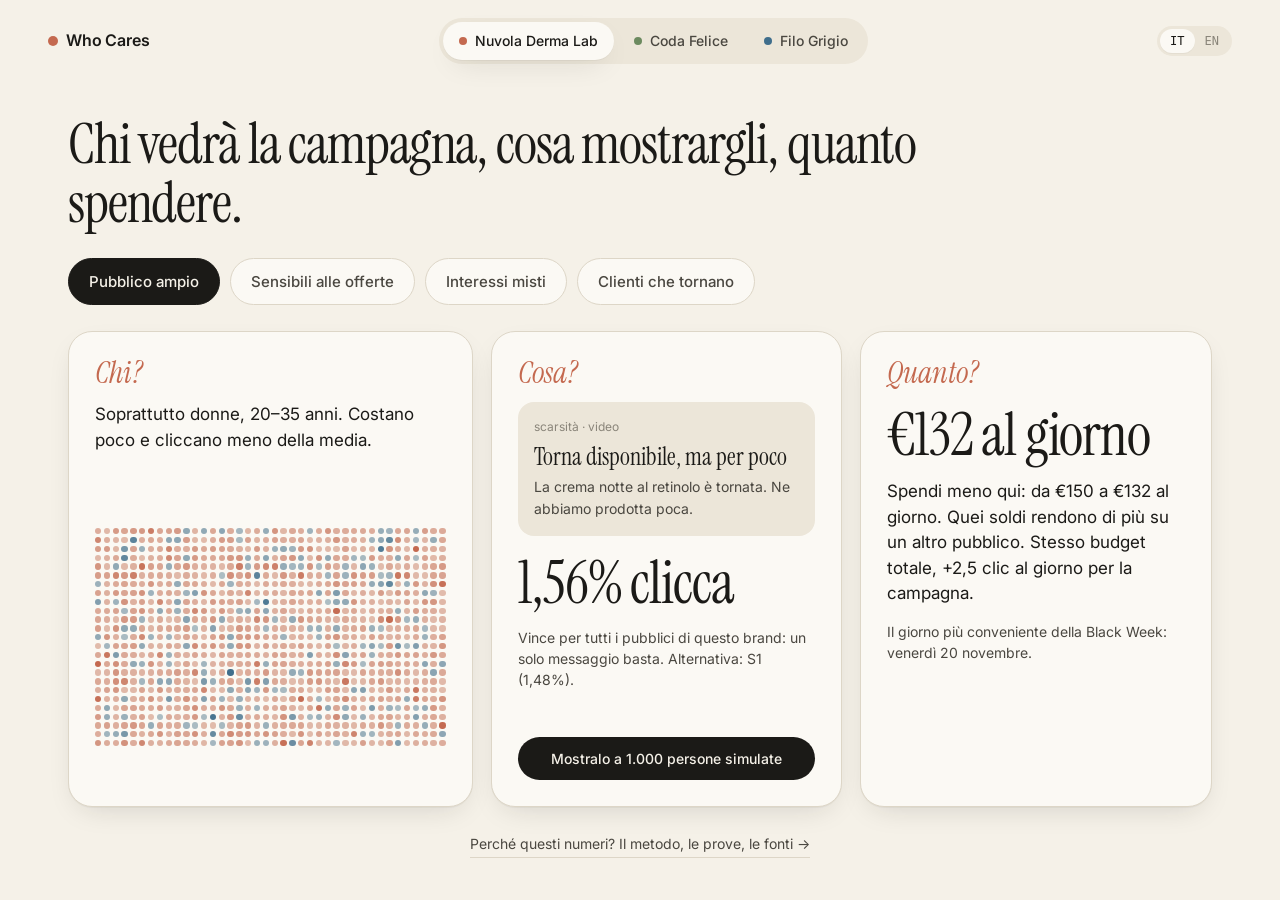
<file: web/index.html>
<!doctype html>
<html lang="it">
<head>
<meta charset="utf-8">
<meta name="viewport" content="width=device-width, initial-scale=1">
<title>Who Cares</title>
<meta name="description" content="Chi vedrà la campagna, cosa mostrargli, quanto spendere. Prima di spendere.">
<link rel="preconnect" href="https://fonts.googleapis.com">
<link rel="preconnect" href="https://fonts.gstatic.com" crossorigin>
<link href="https://fonts.googleapis.com/css2?family=Instrument+Serif:ital@0;1&family=Inter:wght@400;500;600&display=swap" rel="stylesheet">
<link rel="stylesheet" href="styles.css">
<link rel="stylesheet" href="simple.css">
</head>
<body class="v2">
<header class="bar">
  <span class="mark"><i></i>Who Cares</span>
  <div class="brands" id="brands"></div>
  <div class="lang" id="lang"><button data-l="it">IT</button><button data-l="en">EN</button></div>
</header>

<main class="one">
  <h1 id="q"></h1>
  <div class="targets" id="targets" role="tablist"></div>

  <section class="cols">
    <article class="col" id="chi">
      <p class="step" data-t="chi"></p>
      <p class="say" id="chiSay"></p>
      <div class="crowd" id="people"></div>
      <p class="hint" id="crowdOut"></p>
    </article>

    <article class="col" id="cosa">
      <p class="step" data-t="cosa"></p>
      <div class="ad" id="ad"></div>
      <p class="big" id="ctr"></p>
      <p class="say small" id="cosaSay"></p>
      <button class="go" id="try"></button>
    </article>

    <article class="col" id="quanto">
      <p class="step" data-t="quanto"></p>
      <p class="big" id="budget"></p>
      <p class="say" id="quantoSay"></p>
      <p class="say small" id="when"></p>
    </article>
  </section>

  <a class="why" href="dettagli.html" id="why"></a>
</main>

<script src="data.js"></script>
<script src="simple.js"></script>
</body>
</html>
</file>
<file: web/styles.css>
:root {
  --paper: #f5f1e8;
  --paper-2: #ece6d9;
  --card: #fbf9f4;
  --ink: #1b1a17;
  --ink-2: #4a4740;
  --ink-3: #8a857a;
  --line: #ddd6c7;
  --women: #c4694f;      /* clay */
  --men: #3f6e8c;        /* slate blue */
  --sage: #6c8a5f;
  --butter: #e9c46a;
  --band: rgba(27, 26, 23, 0.08);
  --accent: #c4694f;
  --good: #4f7a4a;
  --warn: #b5832a;
  --shadow: 0 1px 0 rgba(27,26,23,.04), 0 10px 30px -12px rgba(27,26,23,.18);
  --radius: 22px;
  --serif: "Instrument Serif", "Iowan Old Style", Georgia, serif;
  --sans: "Inter", -apple-system, BlinkMacSystemFont, "Segoe UI", sans-serif;
  --mono: "JetBrains Mono", ui-monospace, Menlo, monospace;
}
@media (prefers-color-scheme: dark) {
  :root:not([data-theme="light"]) {
    --paper: #151412; --paper-2: #1d1c19; --card: #1f1e1b; --ink: #f1ede4; --ink-2: #c3bdb0; --ink-3: #8b8578;
    --line: #34322d; --band: rgba(241, 237, 228, 0.10); --women: #e08a6f; --men: #7fa8c4; --sage: #93b086; --butter: #e9c46a;
    --shadow: 0 1px 0 rgba(0,0,0,.2), 0 16px 40px -18px rgba(0,0,0,.6);
  }
}
:root[data-theme="dark"] {
  --paper: #151412; --paper-2: #1d1c19; --card: #1f1e1b; --ink: #f1ede4; --ink-2: #c3bdb0; --ink-3: #8b8578;
  --line: #34322d; --band: rgba(241, 237, 228, 0.10); --women: #e08a6f; --men: #7fa8c4; --sage: #93b086; --butter: #e9c46a;
  --shadow: 0 1px 0 rgba(0,0,0,.2), 0 16px 40px -18px rgba(0,0,0,.6);
}

* { box-sizing: border-box; }
html { scroll-behavior: smooth; }
body { margin: 0; background: var(--paper); color: var(--ink); font: 16px/1.55 var(--sans); -webkit-font-smoothing: antialiased; overflow-x: hidden; }
em { font-family: var(--serif); font-style: italic; font-weight: 400; }
code { font-family: var(--mono); font-size: .85em; background: var(--paper-2); padding: .1em .4em; border-radius: 6px; }
a { color: inherit; }
button { font: inherit; color: inherit; cursor: pointer; }

/* nav */
.nav { position: fixed; inset: 0 0 auto 0; z-index: 50; display: flex; align-items: center; gap: 24px; padding: 14px clamp(16px, 4vw, 48px);
  background: color-mix(in srgb, var(--paper) 78%, transparent); backdrop-filter: saturate(1.4) blur(18px); -webkit-backdrop-filter: saturate(1.4) blur(18px);
  border-bottom: 1px solid transparent; transition: border-color .3s; }
.nav.scrolled { border-bottom-color: var(--line); }
.brandmark { display: flex; align-items: baseline; gap: 8px; text-decoration: none; font-weight: 600; letter-spacing: -.01em; }
.brandmark em { font-size: 1.15em; color: var(--ink-2); }
.brandmark .dot { width: 10px; height: 10px; border-radius: 50%; background: var(--accent); align-self: center; transition: background .4s; }
.links { display: flex; gap: 22px; margin-left: auto; font-size: 14px; }
.links a { text-decoration: none; color: var(--ink-2); transition: color .2s; }
.links a:hover { color: var(--ink); }
.theme { width: 34px; height: 34px; border-radius: 50%; border: 1px solid var(--line); background: var(--card); display: grid; place-items: center; }
.theme span { width: 14px; height: 14px; border-radius: 50%; background: linear-gradient(90deg, var(--ink) 50%, transparent 50%); border: 1.5px solid var(--ink); }

/* hero */
.hero { position: relative; min-height: 100vh; display: grid; align-items: center; padding: 120px clamp(16px, 6vw, 96px) 80px; overflow: hidden; }
#crowd { position: absolute; inset: 0; width: 100%; height: 100%; }
.hero-copy { position: relative; max-width: 760px; }
.kicker { font: 500 12px/1 var(--mono); letter-spacing: .08em; text-transform: uppercase; color: var(--ink-3); margin: 0 0 18px; }
h1 { font: 400 clamp(48px, 8.4vw, 120px)/.95 var(--serif); letter-spacing: -.025em; margin: 0 0 28px; }
h1 em { color: var(--accent); transition: color .4s; }
.lede { font-size: clamp(17px, 1.6vw, 20px); color: var(--ink-2); max-width: 600px; margin: 0 0 40px; }
.hero-stats { display: grid; grid-template-columns: repeat(4, minmax(0, 1fr)); gap: 14px; width: min(920px, calc(100vw - 32px)); }
.stat { background: color-mix(in srgb, var(--card) 85%, transparent); backdrop-filter: blur(8px); border: 1px solid var(--line); border-radius: 18px; padding: 16px 20px; min-width: 0; }
.stat b { display: block; font: 400 38px/1 var(--serif); letter-spacing: -.02em; }
.stat span { font-size: 13px; color: var(--ink-3); }
.scroll-hint { position: absolute; bottom: 28px; left: 50%; transform: translateX(-50%); font: 11px var(--mono); letter-spacing: .2em; text-transform: uppercase; color: var(--ink-3); animation: float 2.4s ease-in-out infinite; }
@keyframes float { 50% { transform: translate(-50%, 6px); } }

/* switcher */
.switcher-wrap { position: sticky; top: 62px; z-index: 40; display: flex; justify-content: center; padding: 10px 16px; pointer-events: none; }
.switcher { pointer-events: auto; display: inline-flex; gap: 4px; padding: 5px; border-radius: 999px; background: color-mix(in srgb, var(--card) 88%, transparent);
  backdrop-filter: blur(16px); -webkit-backdrop-filter: blur(16px); border: 1px solid var(--line); box-shadow: var(--shadow); max-width: 100%; overflow-x: auto; }
.switcher button { border: 0; background: transparent; border-radius: 999px; padding: 9px 18px; font-size: 14px; font-weight: 500; color: var(--ink-2); white-space: nowrap; display: flex; align-items: center; gap: 8px; transition: background .25s, color .25s; }
.switcher button i { width: 8px; height: 8px; border-radius: 50%; display: inline-block; }
.switcher button.on { background: var(--ink); color: var(--paper); }

/* sections */
.block { padding: 120px clamp(16px, 6vw, 96px) 40px; max-width: 1360px; margin: 0 auto; }
.section-head { max-width: 820px; margin-bottom: 48px; }
h2 { font: 400 clamp(38px, 5.4vw, 72px)/1 var(--serif); letter-spacing: -.02em; margin: 0 0 20px; }
h3 { font: 400 32px/1.1 var(--serif); margin: 0 0 6px; letter-spacing: -.01em; }
h4 { font-size: 14px; font-weight: 600; margin: 0 0 12px; }
.sub { color: var(--ink-2); font-size: 17px; margin: 0; }
.sub.small { font-size: 14px; }
.card { background: var(--card); border: 1px solid var(--line); border-radius: var(--radius); padding: 24px; box-shadow: var(--shadow); }
.note { font-size: 13px; color: var(--ink-3); margin: 10px 0 0; }
.reveal { opacity: 0; transform: translateY(24px); transition: opacity .8s cubic-bezier(.2,.7,.2,1), transform .8s cubic-bezier(.2,.7,.2,1); }
.reveal.in { opacity: 1; transform: none; }

/* audience cards */
.aud-grid { display: grid; grid-template-columns: repeat(4, minmax(0, 1fr)); gap: 16px; }
@media (max-width: 1280px) { .aud-grid { grid-template-columns: repeat(2, minmax(0, 1fr)); } }
@media (max-width: 640px) { .aud-grid { grid-template-columns: 1fr; } .hero-stats { grid-template-columns: repeat(2, minmax(0, 1fr)); } }
.aud { position: relative; cursor: pointer; transition: transform .35s cubic-bezier(.2,.7,.2,1), border-color .25s; }
.aud:hover { transform: translateY(-4px); }
.aud.sel { border-color: var(--ink); }
.aud .top { display: flex; justify-content: space-between; align-items: center; margin-bottom: 14px; }
.aud .id { font: 500 12px var(--mono); color: var(--ink-3); }
.chip { font-size: 11.5px; font-weight: 500; padding: 4px 10px; border-radius: 999px; background: var(--paper-2); color: var(--ink-2); }
.chip.warm { background: color-mix(in srgb, var(--butter) 35%, transparent); color: var(--ink); }
.aud h3 { font-size: 27px; margin-bottom: 4px; }
.aud .vs { font-size: 13px; color: var(--ink-2); margin: 0 0 16px; min-height: 20px; }
.pyramid { display: grid; grid-template-columns: 1fr 44px 1fr; row-gap: 5px; align-items: center; font: 11px var(--mono); color: var(--ink-3); }
.pyramid .l, .pyramid .r { position: relative; height: 14px; }
.pyramid .bar { position: absolute; top: 0; height: 100%; border-radius: 4px; transition: width .9s cubic-bezier(.2,.7,.2,1); }
.pyramid .l .bar { right: 0; background: var(--women); }
.pyramid .r .bar { left: 0; background: var(--men); }
.pyramid .ghost { position: absolute; top: -1px; height: calc(100% + 2px); border: 1.2px dashed var(--ink-3); border-radius: 4px; opacity: .55; }
.pyramid .l .ghost { right: 0; } .pyramid .r .ghost { left: 0; }
.pyramid .age { text-align: center; }
.pyr-head { display: grid; grid-template-columns: 1fr 44px 1fr; font-size: 11px; color: var(--ink-3); margin-bottom: 6px; }
.pyr-head span:last-child { text-align: right; }
.facts { display: grid; grid-template-columns: 1fr 1fr; gap: 10px; margin-top: 18px; }
.fact { background: var(--paper-2); border-radius: 14px; padding: 10px 12px; }
.fact b { display: block; font: 400 24px/1.1 var(--serif); }
.fact span { font-size: 11.5px; color: var(--ink-3); }
.meter { margin-top: 14px; font-size: 12px; color: var(--ink-3); display: flex; align-items: center; gap: 10px; }
.meter .track { flex: 1; height: 5px; background: var(--paper-2); border-radius: 3px; overflow: hidden; }
.meter .fill { height: 100%; background: var(--ink); border-radius: 3px; transition: width .9s; }
.behav { margin-top: 14px; padding-top: 14px; border-top: 1px solid var(--line); font-size: 13px; color: var(--ink-2); }
.behav b { color: var(--ink); font-weight: 600; }

/* crowd panel */
.crowd-panel { margin-top: 26px; }
.crowd-head { display: flex; justify-content: space-between; align-items: end; gap: 20px; flex-wrap: wrap; margin-bottom: 18px; }
.crowd-legend { display: flex; gap: 16px; font-size: 13px; color: var(--ink-2); flex-wrap: wrap; }
.crowd-legend i { display: inline-block; width: 10px; height: 10px; border-radius: 50%; margin-right: 6px; vertical-align: -1px; }
.crowd-grid { display: grid; grid-template-columns: repeat(25, 1fr); gap: 7px; padding: 24px; background: var(--card); border: 1px solid var(--line); border-radius: var(--radius); }
.person { aspect-ratio: 1; border-radius: 50%; transform: scale(0); transition: transform .5s cubic-bezier(.3,1.6,.5,1), box-shadow .3s, opacity .3s; cursor: pointer; }
.person.in { transform: scale(1); }
.person.dim { opacity: .22; }
.person.clicked { box-shadow: 0 0 0 3px var(--paper), 0 0 0 5px var(--ink); }
.person:hover { transform: scale(1.35); }
.persona { min-height: 52px; margin-top: 14px; font-size: 14px; color: var(--ink-2); }
.persona b { color: var(--ink); }

/* forecast */
.fc-controls { display: flex; justify-content: space-between; gap: 16px; flex-wrap: wrap; margin-bottom: 18px; }
.pills { display: flex; gap: 8px; flex-wrap: wrap; }
.pill { border: 1px solid var(--line); background: var(--card); border-radius: 999px; padding: 8px 14px; font-size: 13.5px; transition: all .2s; }
.pill.on { background: var(--ink); color: var(--paper); border-color: var(--ink); }
.seg { display: inline-flex; background: var(--paper-2); border-radius: 999px; padding: 4px; }
.seg button { border: 0; background: transparent; border-radius: 999px; padding: 7px 16px; font-size: 13.5px; font-weight: 500; color: var(--ink-2); }
.seg button.on { background: var(--card); color: var(--ink); box-shadow: var(--shadow); }
.chart-card { position: relative; background: var(--card); border: 1px solid var(--line); border-radius: var(--radius); padding: 20px 20px 8px; box-shadow: var(--shadow); }
.chart { width: 100%; height: 420px; display: block; overflow: visible; }
.chart.sq { height: 300px; }
.chart text { font: 11px var(--mono); fill: var(--ink-3); }
.chart .grid line { stroke: var(--line); }
.chart .event line { stroke: var(--ink-3); stroke-dasharray: 2 4; }
.chart .event text { fill: var(--ink-2); font-family: var(--sans); font-size: 11.5px; }
.chart-legend { display: flex; gap: 18px; flex-wrap: wrap; font-size: 13px; color: var(--ink-2); margin: 0 0 6px 6px; }
.chart-legend span { display: inline-flex; align-items: center; gap: 7px; cursor: pointer; transition: opacity .2s; }
.chart-legend span.off { opacity: .35; }
.chart-legend i { width: 18px; height: 3px; border-radius: 2px; display: inline-block; }
.tip { position: absolute; pointer-events: none; background: var(--ink); color: var(--paper); font-size: 12.5px; padding: 8px 11px; border-radius: 10px; opacity: 0; transition: opacity .15s; white-space: nowrap; z-index: 5; }
.tip b { font-weight: 600; }
.ad-table { margin-top: 18px; display: grid; grid-template-columns: repeat(auto-fill, minmax(260px, 1fr)); gap: 14px; }
.adrow { background: var(--card); border: 1px solid var(--line); border-radius: 18px; padding: 16px; font-size: 13.5px; }
.adrow .h { display: flex; justify-content: space-between; align-items: center; margin-bottom: 8px; }
.adrow .sw { width: 12px; height: 12px; border-radius: 50%; display: inline-block; margin-right: 8px; vertical-align: -1px; }
.adrow p { margin: 0 0 8px; color: var(--ink-2); }
.adrow .nums { display: flex; gap: 16px; font: 12px var(--mono); color: var(--ink-3); }
.adrow .nums b { color: var(--ink); font-weight: 500; }

/* decide */
.decide-grid { display: grid; grid-template-columns: 1.25fr 1fr; gap: 18px; }
.whatif .row { display: flex; justify-content: space-between; align-items: baseline; gap: 12px; flex-wrap: wrap; }
.whatif select { border: 1px solid var(--line); background: var(--paper-2); border-radius: 12px; padding: 8px 12px; font: inherit; color: var(--ink); }
.big-budget { font: 400 64px/1 var(--serif); letter-spacing: -.02em; margin: 18px 0 4px; }
.big-budget small { font-size: 22px; color: var(--ink-3); }
input[type=range] { -webkit-appearance: none; appearance: none; width: 100%; height: 6px; border-radius: 3px; background: var(--line); margin: 18px 0; }
input[type=range]::-webkit-slider-thumb { -webkit-appearance: none; width: 26px; height: 26px; border-radius: 50%; background: var(--card); border: 2px solid var(--ink); box-shadow: var(--shadow); cursor: grab; }
input[type=range]::-moz-range-thumb { width: 22px; height: 22px; border-radius: 50%; background: var(--card); border: 2px solid var(--ink); cursor: grab; }
.kpis { display: grid; grid-template-columns: repeat(4, 1fr); gap: 10px; }
.kpi { background: var(--paper-2); border-radius: 14px; padding: 12px; }
.kpi b { display: block; font: 400 26px/1.1 var(--serif); }
.kpi span { font-size: 11.5px; color: var(--ink-3); }
.kpi .d { font: 11px var(--mono); }
.up { color: var(--good); } .down { color: var(--women); }
.flag { margin-top: 12px; font-size: 12.5px; color: var(--warn); min-height: 18px; }
.moves h4 { margin-bottom: 14px; }
.move { display: grid; grid-template-columns: 74px 1fr auto; gap: 12px; align-items: center; padding: 10px 0; border-bottom: 1px solid var(--line); font-size: 13.5px; }
.move:last-child { border-bottom: 0; }
.move .id { font: 12px var(--mono); color: var(--ink-3); }
.move .arrow { font: 500 13px var(--mono); }
.move .bar { height: 6px; background: var(--paper-2); border-radius: 3px; position: relative; }
.move .bar i { position: absolute; top: 0; height: 100%; border-radius: 3px; }
.timing { margin-top: 18px; }
.timing svg { height: 160px; }

/* lab */
.lab-wrap { display: grid; grid-template-columns: 1.3fr 1fr; gap: 18px; align-items: start; }
.heat { background: var(--card); border: 1px solid var(--line); border-radius: var(--radius); padding: 18px; box-shadow: var(--shadow); overflow-x: auto; }
.heat table { border-collapse: separate; border-spacing: 4px; width: 100%; }
.heat th { font: 500 11px var(--mono); color: var(--ink-3); text-align: left; padding: 4px 6px; white-space: nowrap; }
.heat td.c { border-radius: 10px; height: 40px; min-width: 64px; text-align: center; font: 12px var(--mono); cursor: pointer; transition: transform .15s, box-shadow .15s; }
.heat td.c:hover { transform: scale(1.06); }
.heat td.c.sel { box-shadow: 0 0 0 2px var(--ink); }
.heat td.c.live { outline: 1.5px solid var(--ink); outline-offset: -4px; }
.heat .lv { font-size: 11px; color: var(--ink-3); }
.lab-detail .copy { background: var(--paper-2); border-radius: 16px; padding: 16px; margin: 14px 0; }
.lab-detail .copy .hl { font: 400 24px/1.15 var(--serif); margin-bottom: 8px; }
.lab-detail .copy p { margin: 0 0 6px; font-size: 13.5px; color: var(--ink-2); }
.btn { border: 0; background: var(--ink); color: var(--paper); border-radius: 999px; padding: 12px 20px; font-weight: 500; font-size: 14px; transition: transform .15s; }
.btn:active { transform: scale(.97); }
.mini-crowd { display: grid; grid-template-columns: repeat(40, 1fr); gap: 3px; margin-top: 16px; }
.mini-crowd i { aspect-ratio: 1; border-radius: 50%; background: var(--paper-2); transition: background .3s, transform .3s; }
.mini-crowd i.k { transform: scale(1.5); }
.sim-out { margin-top: 12px; font-size: 14px; color: var(--ink-2); min-height: 44px; }

/* proof */
.proof-grid { display: grid; grid-template-columns: repeat(3, minmax(0, 1fr)); gap: 14px; margin-bottom: 18px; }
.pf b { display: block; font: 400 44px/1 var(--serif); letter-spacing: -.02em; margin: 8px 0 4px; }
.pf span { font-size: 13px; color: var(--ink-2); }
.pf small { display: block; margin-top: 8px; font-size: 12px; color: var(--ink-3); }
.proof-charts { display: grid; grid-template-columns: 1fr 1fr; gap: 18px; margin-bottom: 18px; }
.valid table { width: 100%; border-collapse: collapse; font-size: 13.5px; }
.valid th, .valid td { text-align: right; padding: 10px 8px; border-bottom: 1px solid var(--line); }
.valid th:first-child, .valid td:first-child { text-align: left; }
.valid th { font: 500 11px var(--mono); color: var(--ink-3); text-transform: uppercase; letter-spacing: .05em; }
.valid tr.best td { font-weight: 600; }

/* sources */
.sources { display: grid; grid-template-columns: repeat(auto-fill, minmax(260px, 1fr)); gap: 14px; }
.src { padding: 20px; }
.src .k { font: 500 11px var(--mono); color: var(--ink-3); text-transform: uppercase; letter-spacing: .06em; }
.src h4 { font: 400 22px/1.15 var(--serif); margin: 8px 0; }
.src p { font-size: 13.5px; color: var(--ink-2); margin: 0 0 8px; }
.src a { font-size: 13px; color: var(--ink); }
.src .tag { display: inline-block; font-size: 11px; padding: 3px 9px; border-radius: 999px; margin-top: 4px; }
.tag.real { background: color-mix(in srgb, var(--sage) 22%, transparent); }
.tag.bench { background: color-mix(in srgb, var(--butter) 30%, transparent); }
.tag.assume { background: color-mix(in srgb, var(--women) 18%, transparent); }
.limits { margin-top: 18px; }
.limits ul { margin: 0; padding-left: 18px; color: var(--ink-2); font-size: 14.5px; }
.limits li { margin: 6px 0; }
.foot { padding: 60px clamp(16px, 6vw, 96px); color: var(--ink-3); font-size: 13px; border-top: 1px solid var(--line); margin-top: 80px; }

@media (max-width: 900px) {
  .links { display: none; }
  .decide-grid, .lab-wrap, .proof-charts, .proof-grid { grid-template-columns: 1fr; }
  .kpis { grid-template-columns: repeat(2, 1fr); }
  .crowd-grid { grid-template-columns: repeat(10, 1fr); gap: 6px; padding: 16px; }
  .mini-crowd { grid-template-columns: repeat(25, 1fr); }
  .chart { height: 320px; }
  .block { padding-top: 90px; }
}
@media (prefers-reduced-motion: reduce) { * { transition: none !important; animation: none !important; } .reveal { opacity: 1; transform: none; } }

/* language toggle */
.lang { display: inline-flex; background: var(--paper-2); border-radius: 999px; padding: 3px; }
.lang button { border: 0; background: transparent; border-radius: 999px; padding: 5px 10px; font: 500 12px var(--mono); color: var(--ink-3); }
.lang button.on { background: var(--card); color: var(--ink); box-shadow: var(--shadow); }
.links + .lang { margin-left: 8px; }
.switcher .vt { color: var(--ink-3); font-weight: 400; }
.switcher button.on .vt { color: color-mix(in srgb, var(--paper) 70%, transparent); }

/* studio */
.steps { list-style: none; padding: 0; margin: 0 0 22px; display: grid; grid-template-columns: repeat(4, minmax(0, 1fr)); gap: 12px; counter-reset: s; }
.steps li { position: relative; background: var(--card); border: 1px solid var(--line); border-radius: 18px; padding: 16px 16px 16px 58px; font-size: 13px; color: var(--ink-3); }
.steps li b { display: block; color: var(--ink); font-size: 15px; font-weight: 600; margin-bottom: 2px; }
.steps .n { position: absolute; left: 16px; top: 15px; width: 30px; height: 30px; border-radius: 50%; display: grid; place-items: center; background: var(--accent); color: #fff; font: 400 18px var(--serif); }
.steps li:not(:last-child)::after { content: "→"; position: absolute; right: -11px; top: 50%; transform: translateY(-50%); color: var(--ink-3); background: var(--paper); font-size: 12px; z-index: 1; }
.studio-grid { display: grid; grid-template-columns: 340px 1fr; gap: 18px; align-items: start; }
.brief { position: sticky; top: 130px; display: grid; gap: 12px; }
.brief label { display: grid; gap: 6px; font-size: 12px; font-weight: 500; color: var(--ink-2); }
.brief input, .brief textarea, .brief select { font: 14px/1.45 var(--sans); color: var(--ink); background: var(--paper-2); border: 1px solid transparent; border-radius: 12px; padding: 9px 11px; resize: vertical; width: 100%; }
.brief input:focus, .brief textarea:focus, .brief select:focus { outline: none; border-color: var(--ink-3); background: var(--card); }
.brief .two { display: grid; grid-template-columns: 1fr 1fr; gap: 10px; }
.brief .btn { width: 100%; }
.brief .btn:disabled { opacity: .5; cursor: wait; }
.mode { justify-self: start; font: 500 11px var(--mono); letter-spacing: .04em; text-transform: uppercase; padding: 5px 10px; border-radius: 999px; background: var(--paper-2); color: var(--ink-2); display: inline-flex; align-items: center; gap: 7px; }
.mode::before { content: ""; width: 7px; height: 7px; border-radius: 50%; background: var(--ink-3); }
.mode.live::before { background: var(--good); box-shadow: 0 0 0 3px color-mix(in srgb, var(--good) 25%, transparent); }
.progress { font-size: 13px; color: var(--ink-2); min-height: 20px; display: flex; align-items: center; gap: 8px; }
.progress .err { color: var(--women); }
.spin { width: 14px; height: 14px; border-radius: 50%; border: 2px solid var(--line); border-top-color: var(--ink); animation: spin .8s linear infinite; }
@keyframes spin { to { transform: rotate(360deg); } }
.studio-out { display: grid; gap: 14px; }
.ev { padding: 18px 22px; font-size: 15px; }
.ev .note { margin-top: 6px; font-family: var(--mono); font-size: 11.5px; }
.cands { display: grid; gap: 14px; }
.cand .ch { display: flex; gap: 14px; align-items: center; margin-bottom: 14px; }
.cand .rk { font: 400 44px/1 var(--serif); color: var(--accent); min-width: 34px; }
.cand .chips { display: flex; flex-wrap: wrap; gap: 6px; }
.chip.nov-typical { background: color-mix(in srgb, var(--sage) 22%, transparent); }
.chip.nov-within { background: color-mix(in srgb, var(--butter) 30%, transparent); }
.chip.nov-beyond { background: color-mix(in srgb, var(--women) 22%, transparent); }
.flag-chip { font-size: 11.5px; padding: 4px 10px; border-radius: 999px; border: 1px dashed var(--ink-3); color: var(--ink-2); }
.flag-chip.bad { border-color: var(--women); color: var(--women); }
.cbody { display: grid; grid-template-columns: 1.4fr 1fr; gap: 18px; }
.cand .copy { background: var(--paper-2); border-radius: 16px; padding: 16px; }
.cand .copy .hl { font: 400 24px/1.15 var(--serif); margin-bottom: 8px; }
.cand .copy p { margin: 0 0 6px; font-size: 13.5px; color: var(--ink-2); }
.cand .copy .vis { color: var(--ink-3); }
.score { display: flex; flex-direction: column; gap: 4px; }
.score b { font: 400 46px/1 var(--serif); letter-spacing: -.02em; }
.score .lbl { font-size: 12px; color: var(--ink-3); }
.score .bl { font-family: var(--mono); font-size: 11px; }
.range { position: relative; height: 22px; margin: 10px 0 2px; background: var(--paper-2); border-radius: 11px; }
.range .band { position: absolute; top: 5px; height: 12px; border-radius: 6px; background: color-mix(in srgb, var(--accent) 35%, transparent); }
.range .pt { position: absolute; top: 2px; width: 4px; height: 18px; margin-left: -2px; border-radius: 2px; background: var(--accent); }
.range .bench { position: absolute; top: -3px; height: 28px; border-left: 2px dotted var(--ink); }
.verdict { align-self: flex-start; margin: 8px 0 4px; font-size: 12px; font-weight: 600; padding: 4px 10px; border-radius: 999px; }
.verdict.better { background: color-mix(in srgb, var(--good) 20%, transparent); color: var(--good); }
.verdict.within { background: var(--paper-2); color: var(--ink-2); }
.verdict.below { background: color-mix(in srgb, var(--women) 15%, transparent); color: var(--women); }
.why { margin: 14px 0 10px; font-size: 13.5px; color: var(--ink-2); }
.why summary { cursor: pointer; color: var(--ink-3); font-size: 12.5px; }
.why p { margin: 8px 0 0; }
.btn.ghost { background: transparent; color: var(--ink); border: 1px solid var(--ink); padding: 9px 16px; font-size: 13px; }
.cand.rejected { opacity: .6; }
.cand.rejected .hl { font: 400 20px var(--serif); text-decoration: line-through; }
@media (max-width: 1100px) { .studio-grid { grid-template-columns: 1fr; } .brief { position: static; } .steps { grid-template-columns: repeat(2, minmax(0, 1fr)); } .steps li:nth-child(2)::after { display: none; } }
@media (max-width: 700px) { .cbody { grid-template-columns: 1fr; } .steps { grid-template-columns: 1fr; } .steps li::after { display: none; } .lang button { padding: 5px 8px; } }
.cand .mini-crowd { grid-template-columns: repeat(50, 1fr); gap: 2px; max-width: 640px; }
@media (max-width: 700px) { .cand .mini-crowd { grid-template-columns: repeat(25, 1fr); } }
</file>
<file: web/simple.css>
/* v2: one screen. Inherits colour tokens and fonts from styles.css. */
body.v2 { min-height: 100vh; display: flex; flex-direction: column; }
.bar { display: flex; align-items: center; gap: 20px; padding: 18px clamp(16px, 4vw, 48px); }
.bar .mark { display: flex; align-items: center; gap: 8px; font-weight: 600; letter-spacing: -.01em; }
.bar .mark i { width: 10px; height: 10px; border-radius: 50%; background: var(--accent); transition: background .4s; }
.brands { display: flex; gap: 4px; margin: 0 auto; background: var(--paper-2); padding: 4px; border-radius: 999px; }
.brands button { border: 0; background: transparent; border-radius: 999px; padding: 8px 16px; font-size: 14px; font-weight: 500; color: var(--ink-2); display: flex; align-items: center; gap: 8px; }
.brands button i { width: 8px; height: 8px; border-radius: 50%; }
.brands button.on { background: var(--card); color: var(--ink); box-shadow: var(--shadow); }

.one { flex: 1; width: 100%; max-width: 1240px; margin: 0 auto; padding: 24px clamp(16px, 4vw, 48px) 32px; display: flex; flex-direction: column; }
.one h1 { font: 400 clamp(34px, 4.4vw, 60px)/1.05 var(--serif); letter-spacing: -.02em; margin: 8px 0 26px; max-width: 900px; }
.targets { display: flex; flex-wrap: wrap; gap: 10px; margin-bottom: 26px; }
.targets button { border: 1px solid var(--line); background: var(--card); border-radius: 999px; padding: 11px 20px; font-size: 15px; font-weight: 500; color: var(--ink-2); transition: all .2s; }
.targets button.on { background: var(--ink); color: var(--paper); border-color: var(--ink); }

.cols { display: grid; grid-template-columns: 1.15fr 1fr 1fr; gap: 18px; flex: 1; }
.col { background: var(--card); border: 1px solid var(--line); border-radius: 24px; padding: 26px; display: flex; flex-direction: column; gap: 14px; box-shadow: var(--shadow); }
.step { font: 400 30px/1 var(--serif); font-style: italic; color: var(--accent); margin: 0; transition: color .4s; }
.say { font-size: 17px; line-height: 1.5; color: var(--ink); margin: 0; }
.say.small { font-size: 14px; color: var(--ink-2); }
.big { font: 400 clamp(44px, 4.6vw, 64px)/1 var(--serif); letter-spacing: -.02em; margin: 4px 0 0; }

.crowd { display: grid; grid-template-columns: repeat(40, 1fr); gap: 2.5px; margin-top: auto; }
.crowd i { aspect-ratio: 1; border-radius: 50%; transition: opacity .3s, transform .3s; }
.crowd i.dim { opacity: .18; }
.crowd i.hit { transform: scale(1.9); box-shadow: 0 0 0 1px var(--ink); }
.hint { font-size: 14px; color: var(--ink-2); min-height: 20px; margin: 0; }

.ad { background: var(--paper-2); border-radius: 16px; padding: 16px; display: flex; flex-direction: column; gap: 6px; }
.ad .tag { font-size: 12px; color: var(--ink-3); text-transform: lowercase; }
.ad b { font: 400 24px/1.15 var(--serif); }
.ad span:last-child { font-size: 14px; color: var(--ink-2); }
.go { margin-top: auto; border: 0; background: var(--ink); color: var(--paper); border-radius: 999px; padding: 13px 18px; font: 500 14px var(--sans); cursor: pointer; }
.go:active { transform: scale(.98); }

.why { align-self: center; margin-top: 26px; font-size: 14px; color: var(--ink-2); text-decoration: none; border-bottom: 1px solid var(--line); padding-bottom: 2px; }
.why:hover { color: var(--ink); }

@media (max-width: 980px) {
  .cols { grid-template-columns: 1fr; }
  .brands button { padding: 7px 10px; font-size: 13px; }
  .bar { flex-wrap: wrap; }
  .brands { order: 3; width: 100%; justify-content: center; margin: 0; }
}
</file>
